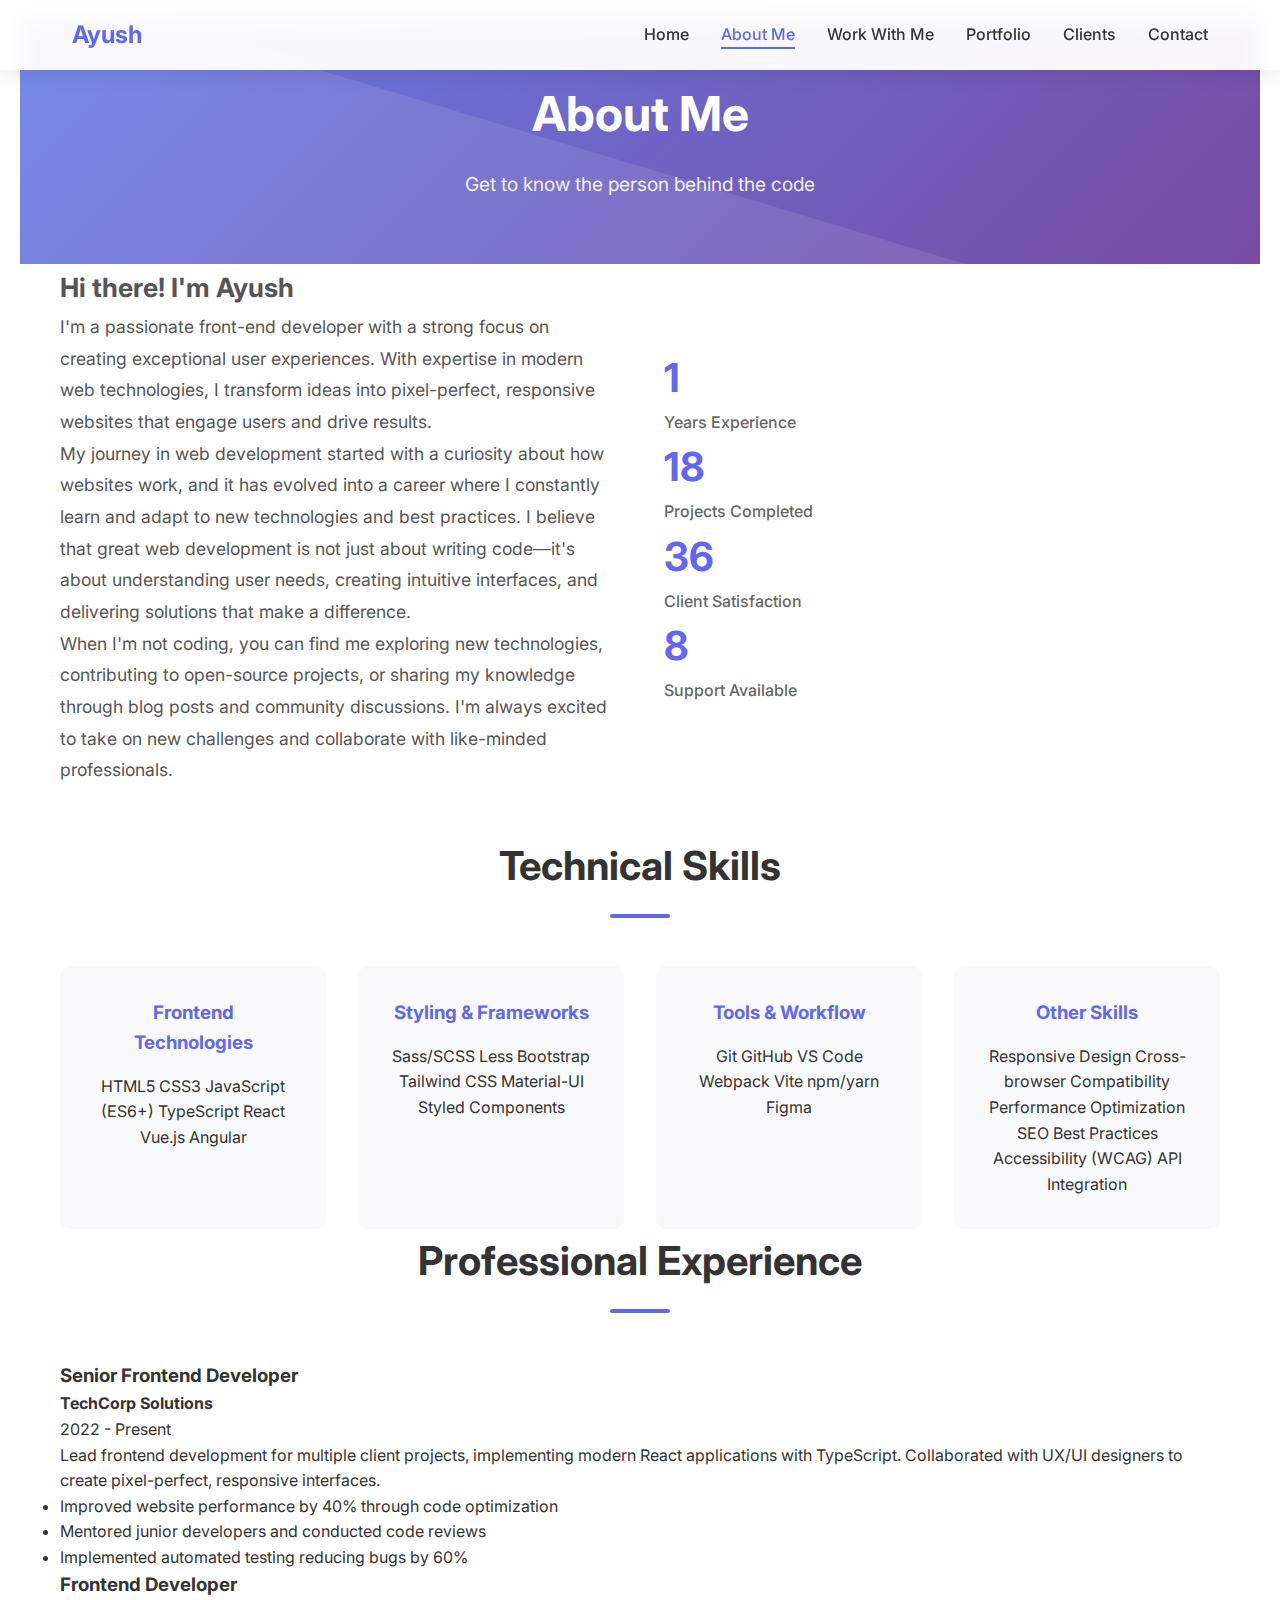
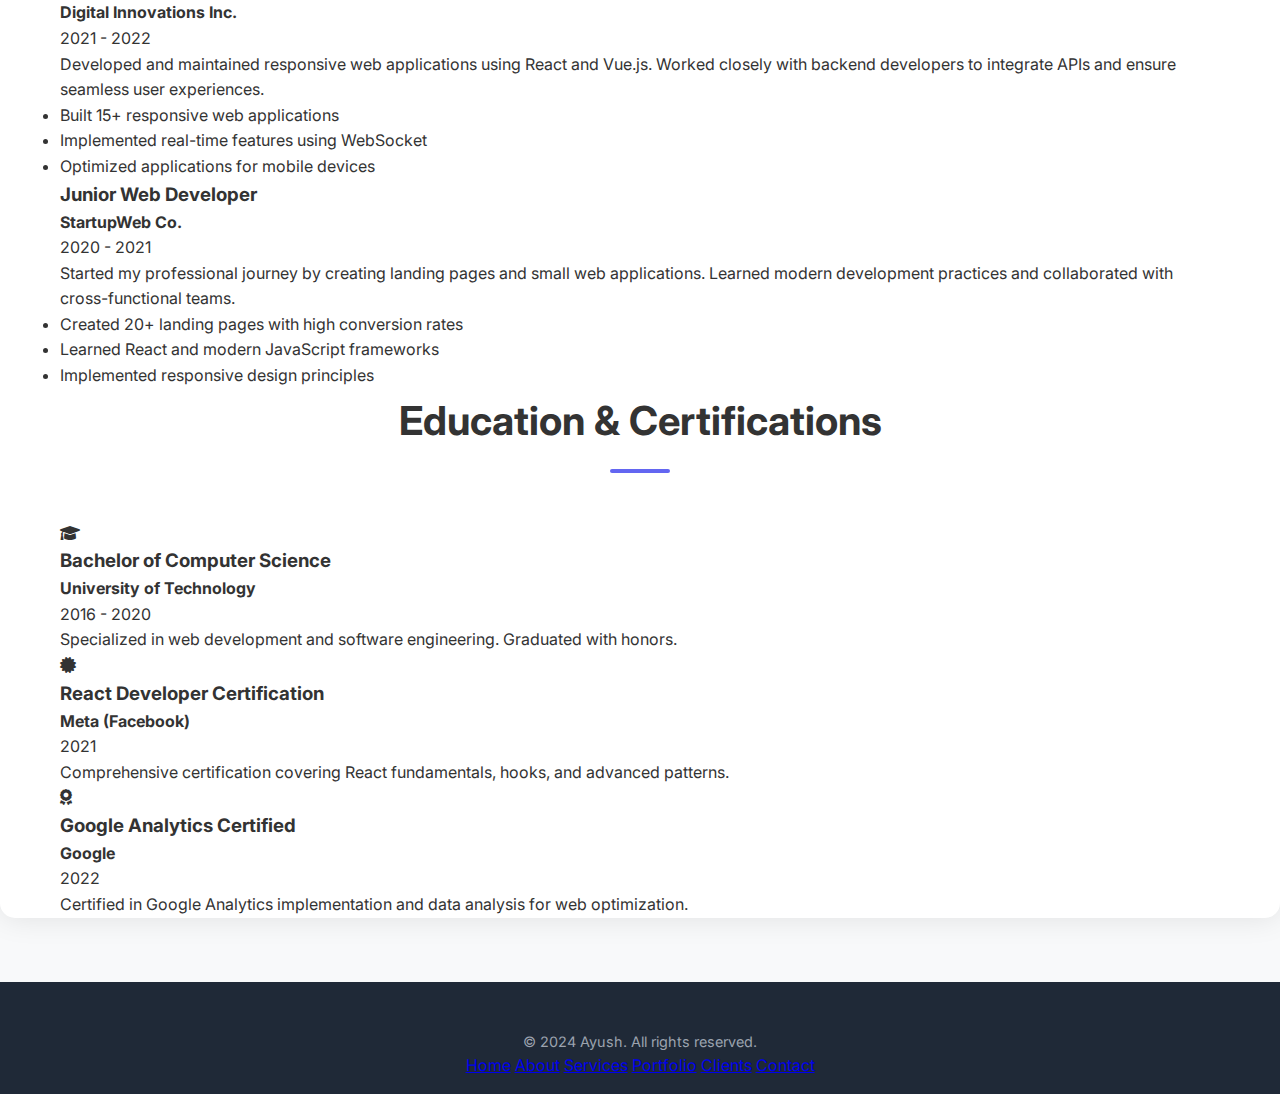
<file: about.html>
<!DOCTYPE html>
<html lang="en">
<head>
    <meta charset="UTF-8">
    <meta name="viewport" content="width=device-width, initial-scale=1.0">
    <title>About Me - Ayush - Front-End Developer</title>
    <link rel="stylesheet" href="styles.css">
    <link href="https://fonts.googleapis.com/css2?family=Inter:wght@300;400;500;600;700&display=swap" rel="stylesheet">
    <link rel="stylesheet" href="https://cdnjs.cloudflare.com/ajax/libs/font-awesome/6.0.0/css/all.min.css">
</head>
<body>
    <!-- Navigation -->
    <nav class="navbar">
        <div class="nav-container">
            <div class="nav-logo">
                <a href="index.html">Ayush</a>
            </div>
            <ul class="nav-menu">
                <li class="nav-item">
                    <a href="index.html" class="nav-link">Home</a>
                </li>
                <li class="nav-item">
                    <a href="about.html" class="nav-link active">About Me</a>
                </li>
                <li class="nav-item">
                    <a href="services.html" class="nav-link">Work With Me</a>
                </li>
                <li class="nav-item">
                    <a href="portfolio.html" class="nav-link">Portfolio</a>
                </li>
                <li class="nav-item">
                    <a href="clients.html" class="nav-link">Clients</a>
                </li>
                <li class="nav-item">
                    <a href="contact.html" class="nav-link">Contact</a>
                </li>
            </ul>
            <div class="nav-toggle">
                <span class="bar"></span>
                <span class="bar"></span>
                <span class="bar"></span>
            </div>
        </div>
    </nav>
             

    <!-- Site Container -->
    <div class="site-container">

    <!-- About Section -->
    <section class="page-header">
        <div class="container">
            <h1 class="page-title">About Me</h1>
            <p class="page-subtitle">Get to know the person behind the code</p>
        </div>
    </section>

    <!-- About Section -->
    <section class="about-detailed">
        <div class="container">
            <div class="about-content">
                <div class="about-text">
                    <h2>Hi there! I'm Ayush</h2>
                    <p>I'm a passionate front-end developer with a strong focus on creating exceptional user experiences. With expertise in modern web technologies, I transform ideas into pixel-perfect, responsive websites that engage users and drive results.</p>
                    <p>My journey in web development started with a curiosity about how websites work, and it has evolved into a career where I constantly learn and adapt to new technologies and best practices. I believe that great web development is not just about writing code—it's about understanding user needs, creating intuitive interfaces, and delivering solutions that make a difference.</p>
                    <p>When I'm not coding, you can find me exploring new technologies, contributing to open-source projects, or sharing my knowledge through blog posts and community discussions. I'm always excited to take on new challenges and collaborate with like-minded professionals.</p>
                </div>
                <div class="about-stats">
                    <div class="stat">
                        <div class="stat-number">3+</div>
                        <div class="stat-label">Years Experience</div>
                    </div>
                    <div class="stat">
                        <div class="stat-number">50+</div>
                        <div class="stat-label">Projects Completed</div>
                    </div>
                    <div class="stat">
                        <div class="stat-number">100%</div>
                        <div class="stat-label">Client Satisfaction</div>
                    </div>
                    <div class="stat">
                        <div class="stat-number">24/7</div>
                        <div class="stat-label">Support Available</div>
                    </div>
                </div>
            </div>
        </div>
    </section>

    <!-- Skills Section -->
    <section class="skills-section">
        <div class="container">
            <h2 class="section-title">Technical Skills</h2>
            <div class="skills-grid">
                <div class="skill-category">
                    <h3>Frontend Technologies</h3>
                    <div class="skill-tags">
                        <span class="skill-tag">HTML5</span>
                        <span class="skill-tag">CSS3</span>
                        <span class="skill-tag">JavaScript (ES6+)</span>
                        <span class="skill-tag">TypeScript</span>
                        <span class="skill-tag">React</span>
                        <span class="skill-tag">Vue.js</span>
                        <span class="skill-tag">Angular</span>
                    </div>
                </div>
                <div class="skill-category">
                    <h3>Styling & Frameworks</h3>
                    <div class="skill-tags">
                        <span class="skill-tag">Sass/SCSS</span>
                        <span class="skill-tag">Less</span>
                        <span class="skill-tag">Bootstrap</span>
                        <span class="skill-tag">Tailwind CSS</span>
                        <span class="skill-tag">Material-UI</span>
                        <span class="skill-tag">Styled Components</span>
                    </div>
                </div>
                <div class="skill-category">
                    <h3>Tools & Workflow</h3>
                    <div class="skill-tags">
                        <span class="skill-tag">Git</span>
                        <span class="skill-tag">GitHub</span>
                        <span class="skill-tag">VS Code</span>
                        <span class="skill-tag">Webpack</span>
                        <span class="skill-tag">Vite</span>
                        <span class="skill-tag">npm/yarn</span>
                        <span class="skill-tag">Figma</span>
                    </div>
                </div>
                <div class="skill-category">
                    <h3>Other Skills</h3>
                    <div class="skill-tags">
                        <span class="skill-tag">Responsive Design</span>
                        <span class="skill-tag">Cross-browser Compatibility</span>
                        <span class="skill-tag">Performance Optimization</span>
                        <span class="skill-tag">SEO Best Practices</span>
                        <span class="skill-tag">Accessibility (WCAG)</span>
                        <span class="skill-tag">API Integration</span>
                    </div>
                </div>
            </div>
        </div>
    </section>

    <!-- Experience Section -->
    <section class="experience-section">
        <div class="container">
            <h2 class="section-title">Professional Experience</h2>
            <div class="timeline">
                <div class="timeline-item">
                    <div class="timeline-marker"></div>
                    <div class="timeline-content">
                        <h3>Senior Frontend Developer</h3>
                        <h4>TechCorp Solutions</h4>
                        <p class="timeline-date">2022 - Present</p>
                        <p>Lead frontend development for multiple client projects, implementing modern React applications with TypeScript. Collaborated with UX/UI designers to create pixel-perfect, responsive interfaces.</p>
                        <ul>
                            <li>Improved website performance by 40% through code optimization</li>
                            <li>Mentored junior developers and conducted code reviews</li>
                            <li>Implemented automated testing reducing bugs by 60%</li>
                        </ul>
                    </div>
                </div>
                <div class="timeline-item">
                    <div class="timeline-marker"></div>
                    <div class="timeline-content">
                        <h3>Frontend Developer</h3>
                        <h4>Digital Innovations Inc.</h4>
                        <p class="timeline-date">2021 - 2022</p>
                        <p>Developed and maintained responsive web applications using React and Vue.js. Worked closely with backend developers to integrate APIs and ensure seamless user experiences.</p>
                        <ul>
                            <li>Built 15+ responsive web applications</li>
                            <li>Implemented real-time features using WebSocket</li>
                            <li>Optimized applications for mobile devices</li>
                        </ul>
                    </div>
                </div>
                <div class="timeline-item">
                    <div class="timeline-marker"></div>
                    <div class="timeline-content">
                        <h3>Junior Web Developer</h3>
                        <h4>StartupWeb Co.</h4>
                        <p class="timeline-date">2020 - 2021</p>
                        <p>Started my professional journey by creating landing pages and small web applications. Learned modern development practices and collaborated with cross-functional teams.</p>
                        <ul>
                            <li>Created 20+ landing pages with high conversion rates</li>
                            <li>Learned React and modern JavaScript frameworks</li>
                            <li>Implemented responsive design principles</li>
                        </ul>
                    </div>
                </div>
            </div>
        </div>
    </section>

    <!-- Education Section -->
    <section class="education-section">
        <div class="container">
            <h2 class="section-title">Education & Certifications</h2>
            <div class="education-grid">
                <div class="education-item">
                    <div class="education-icon">
                        <i class="fas fa-graduation-cap"></i>
                    </div>
                    <h3>Bachelor of Computer Science</h3>
                    <h4>University of Technology</h4>
                    <p class="education-date">2016 - 2020</p>
                    <p>Specialized in web development and software engineering. Graduated with honors.</p>
                </div>
                <div class="education-item">
                    <div class="education-icon">
                        <i class="fas fa-certificate"></i>
                    </div>
                    <h3>React Developer Certification</h3>
                    <h4>Meta (Facebook)</h4>
                    <p class="education-date">2021</p>
                    <p>Comprehensive certification covering React fundamentals, hooks, and advanced patterns.</p>
                </div>
                <div class="education-item">
                    <div class="education-icon">
                        <i class="fas fa-award"></i>
                    </div>
                    <h3>Google Analytics Certified</h3>
                    <h4>Google</h4>
                    <p class="education-date">2022</p>
                    <p>Certified in Google Analytics implementation and data analysis for web optimization.</p>
                </div>
            </div>
        </div>
    </section>

    </div> <!-- End Site Container -->

    <!-- Footer -->
    <footer class="footer">
        <div class="container">
            <div class="footer-content">
                <div class="footer-text">
                    <p>&copy; 2024 Ayush. All rights reserved.</p>
                </div>
                <div class="footer-links">
                    <a href="index.html">Home</a>
                    <a href="about.html">About</a>
                    <a href="services.html">Services</a>
                    <a href="portfolio.html">Portfolio</a>
                    <a href="clients.html">Clients</a>
                    <a href="contact.html">Contact</a>
                </div>
            </div>
        </div>
    </footer>

    <script src="script.js"></script>
</body>
</html>
</file>
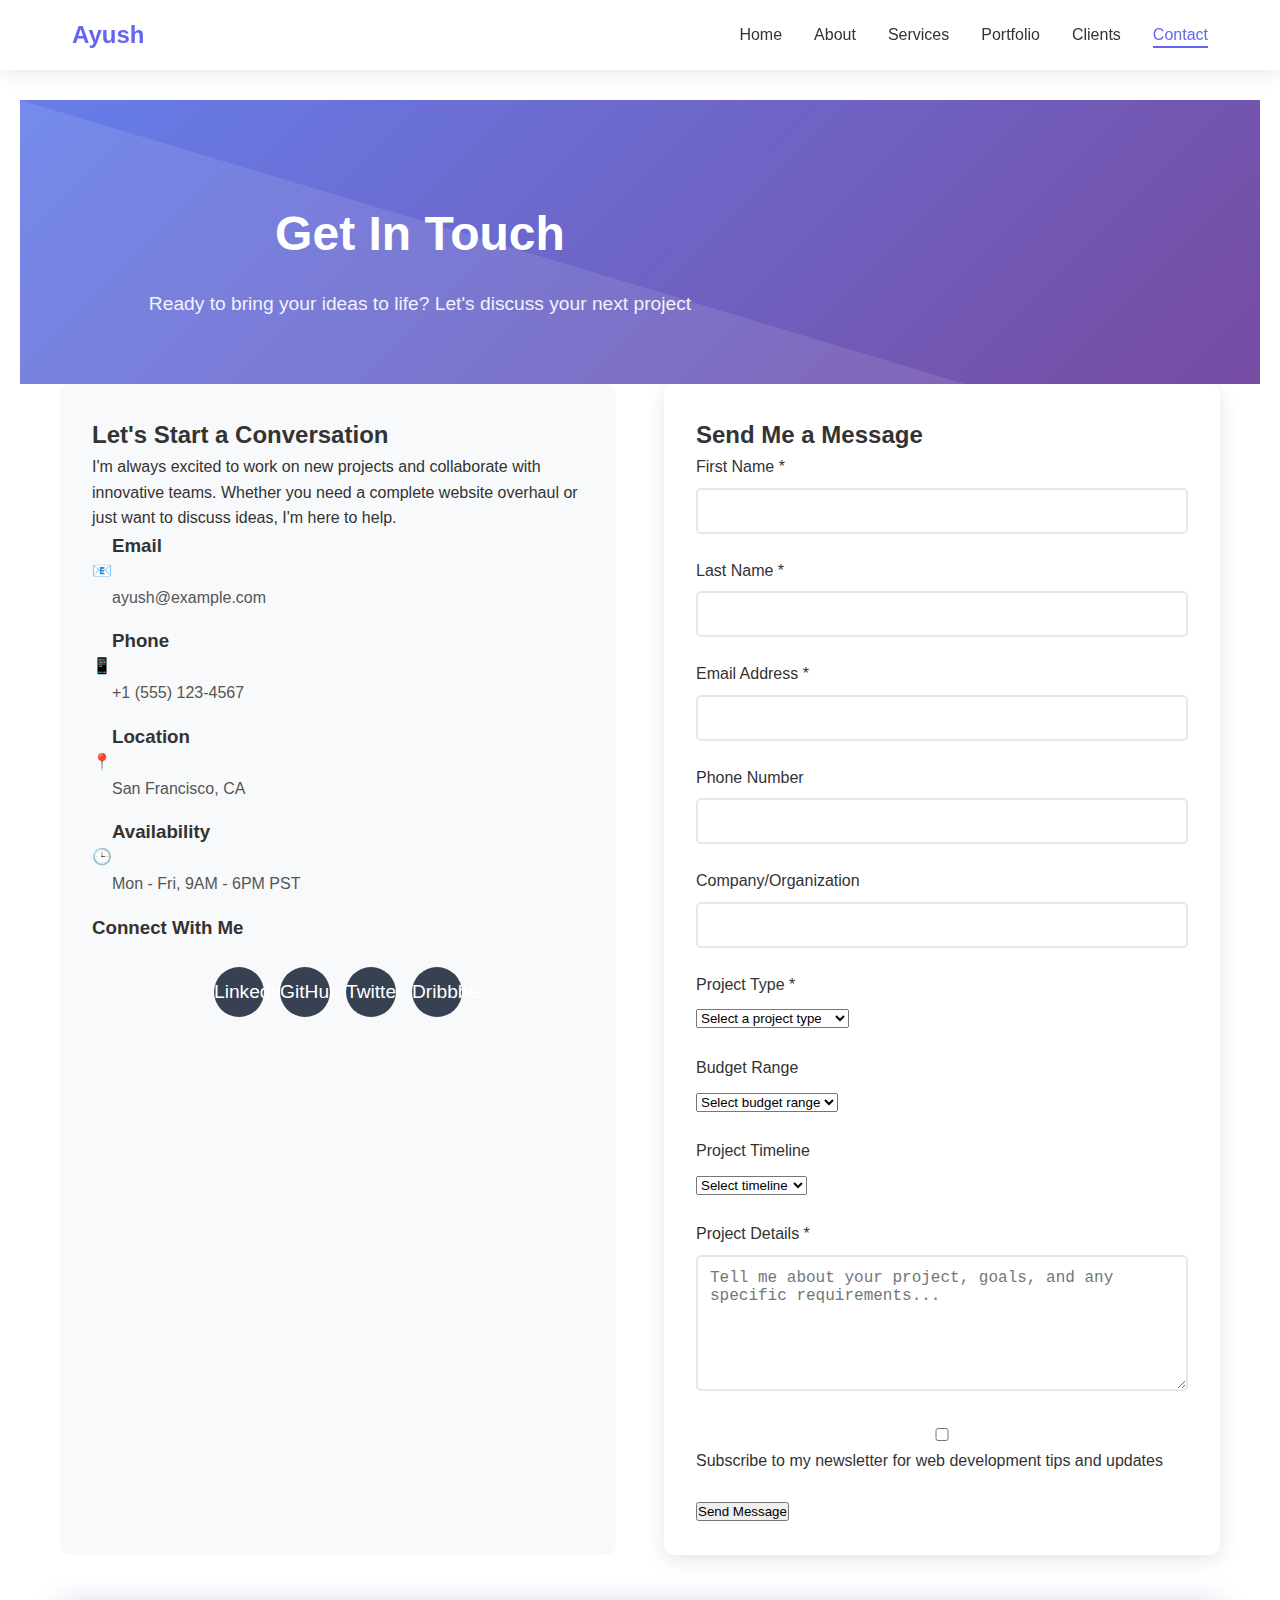
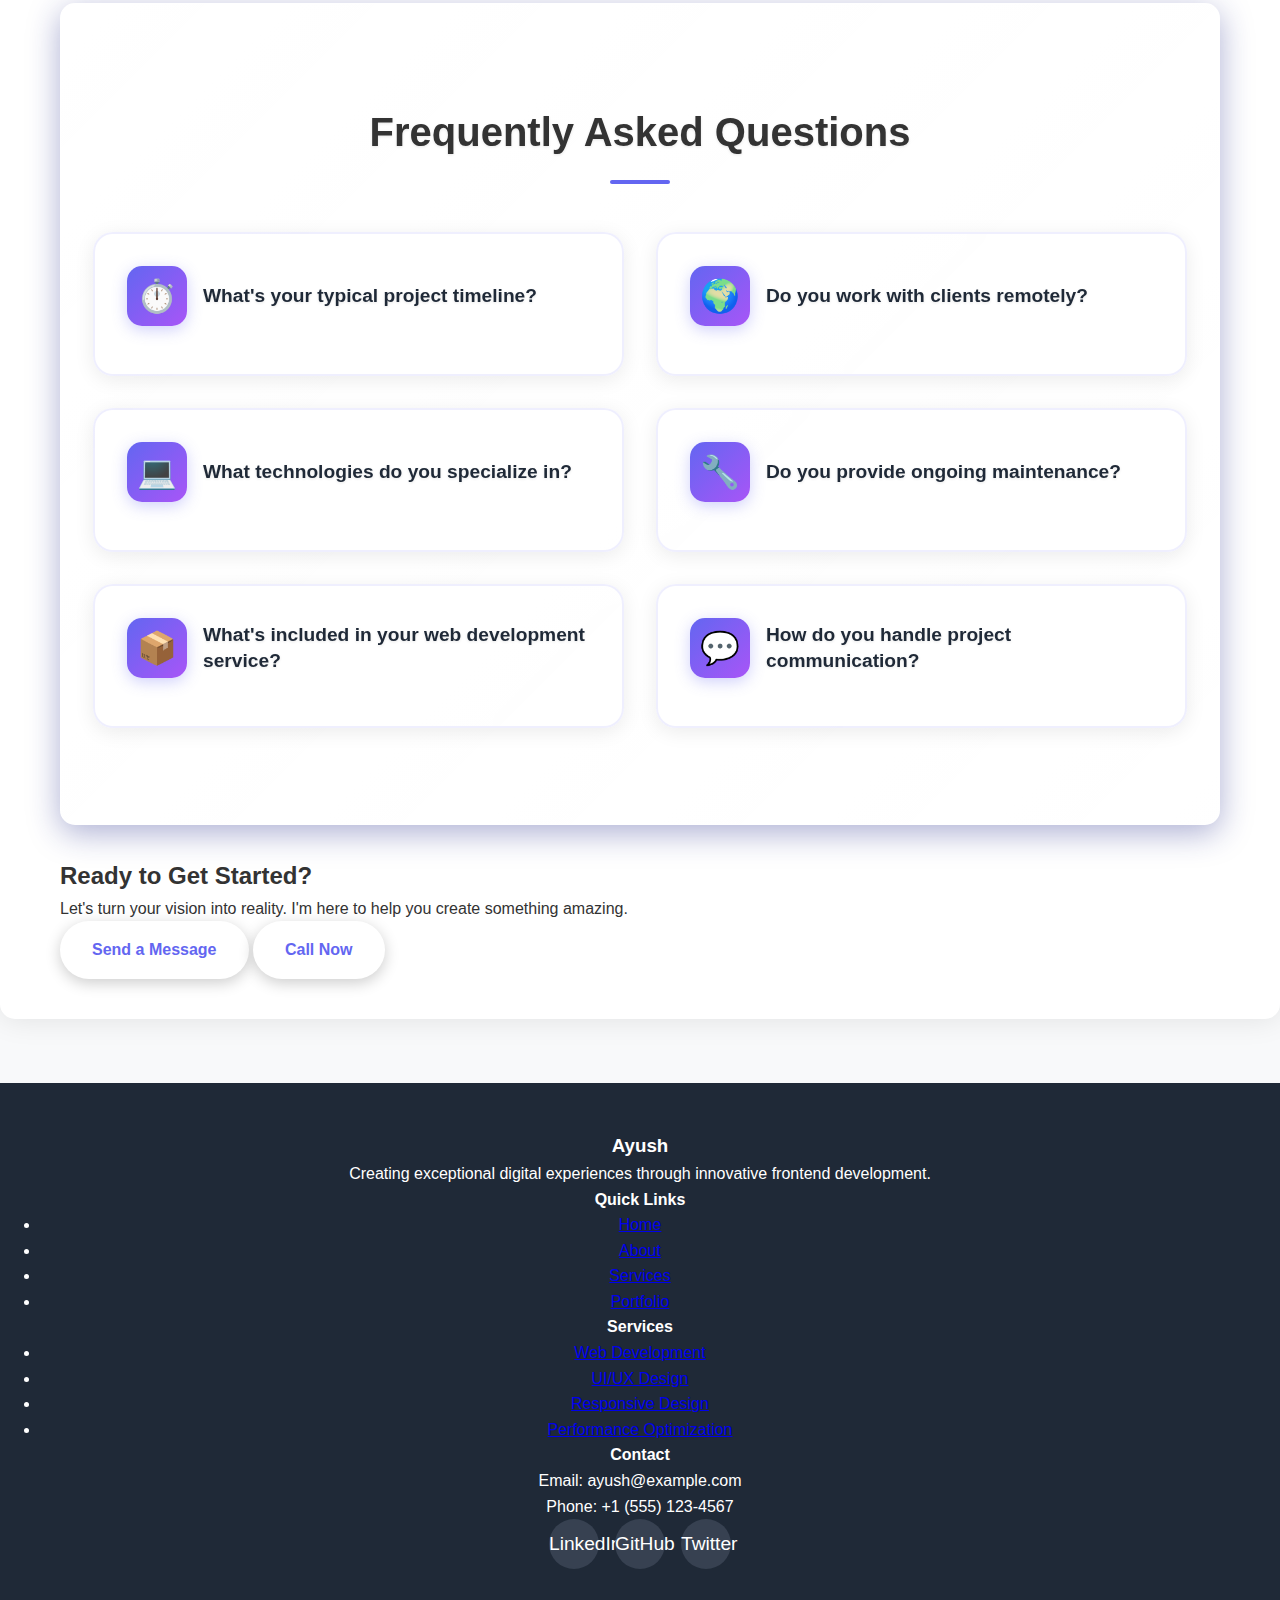
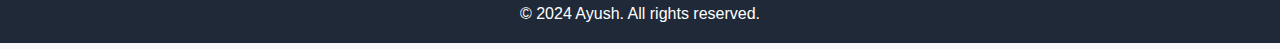
<file: contact.html>
<!DOCTYPE html>
<html lang="en">
<head>
    <meta charset="UTF-8">
    <meta name="viewport" content="width=device-width, initial-scale=1.0">
    <title>Contact - Ayush's Portfolio</title>
    <meta name="description" content="Get in touch with Ayush for web development projects, consultations, and collaborations">
    <link rel="stylesheet" href="styles.css">
</head>
<body>
    <!-- Navigation -->
    <nav class="navbar">
        <div class="nav-container">
            <div class="nav-logo">
                <a href="index.html">Ayush</a>
            </div>
            <ul class="nav-menu">
                <li class="nav-item">
                    <a href="index.html" class="nav-link">Home</a>
                </li>
                <li class="nav-item">
                    <a href="about.html" class="nav-link">About</a>
                </li>
                <li class="nav-item">
                    <a href="services.html" class="nav-link">Services</a>
                </li>
                <li class="nav-item">
                    <a href="portfolio.html" class="nav-link">Portfolio</a>
                </li>
                <li class="nav-item">
                    <a href="clients.html" class="nav-link">Clients</a>
                </li>
                <li class="nav-item">
                    <a href="contact.html" class="nav-link active">Contact</a>
                </li>
            </ul>
            <div class="nav-toggle">
                <span class="bar"></span>
                <span class="bar"></span>
                <span class="bar"></span>
            </div>
        </div>
    </nav>

    <!-- Site Container -->
    <div class="site-container">
    <main>
        <!-- Hero Section -->
        <section class="hero-section secondary-hero">
            <div class="container">
                <div class="hero-content">
                    <h1>Get In Touch</h1>
                    <p>Ready to bring your ideas to life? Let's discuss your next project</p>
                </div>
            </div>
        </section>

        <!-- Contact Section -->
        <section class="contact-section">
            <div class="container">
                <div class="contact-content">
                    <div class="contact-info">
                        <h2>Let's Start a Conversation</h2>
                        <p>I'm always excited to work on new projects and collaborate with innovative teams. Whether you need a complete website overhaul or just want to discuss ideas, I'm here to help.</p>
                        
                        <div class="contact-details">
                            <div class="contact-item">
                                <div class="contact-icon">📧</div>
                                <div class="contact-text">
                                    <h3>Email</h3>
                                    <p>ayush@example.com</p>
                                </div>
                            </div>
                            
                            <div class="contact-item">
                                <div class="contact-icon">📱</div>
                                <div class="contact-text">
                                    <h3>Phone</h3>
                                    <p>+1 (555) 123-4567</p>
                                </div>
                            </div>
                            
                            <div class="contact-item">
                                <div class="contact-icon">📍</div>
                                <div class="contact-text">
                                    <h3>Location</h3>
                                    <p>San Francisco, CA</p>
                                </div>
                            </div>
                            
                            <div class="contact-item">
                                <div class="contact-icon">🕒</div>
                                <div class="contact-text">
                                    <h3>Availability</h3>
                                    <p>Mon - Fri, 9AM - 6PM PST</p>
                                </div>
                            </div>
                        </div>

                        <div class="social-links-section">
                            <h3>Connect With Me</h3>
                            <div class="social-links">
                                <a href="#" class="social-link" aria-label="LinkedIn">
                                    <span>LinkedIn</span>
                                </a>
                                <a href="#" class="social-link" aria-label="GitHub">
                                    <span>GitHub</span>
                                </a>
                                <a href="#" class="social-link" aria-label="Twitter">
                                    <span>Twitter</span>
                                </a>
                                <a href="#" class="social-link" aria-label="Dribbble">
                                    <span>Dribbble</span>
                                </a>
                            </div>
                        </div>
                    </div>

                    <div class="contact-form-container">
                        <form class="contact-form" id="contactForm">
                            <h2>Send Me a Message</h2>
                            
                            <div class="form-row">
                                <div class="form-group">
                                    <label for="firstName">First Name *</label>
                                    <input type="text" id="firstName" name="firstName" required>
                                </div>
                                <div class="form-group">
                                    <label for="lastName">Last Name *</label>
                                    <input type="text" id="lastName" name="lastName" required>
                                </div>
                            </div>
                            
                            <div class="form-row">
                                <div class="form-group">
                                    <label for="email">Email Address *</label>
                                    <input type="email" id="email" name="email" required>
                                </div>
                                <div class="form-group">
                                    <label for="phone">Phone Number</label>
                                    <input type="tel" id="phone" name="phone">
                                </div>
                            </div>
                            
                            <div class="form-group">
                                <label for="company">Company/Organization</label>
                                <input type="text" id="company" name="company">
                            </div>
                            
                            <div class="form-group">
                                <label for="projectType">Project Type *</label>
                                <select id="projectType" name="projectType" required>
                                    <option value="">Select a project type</option>
                                    <option value="website-development">Website Development</option>
                                    <option value="ui-ux-design">UI/UX Design</option>
                                    <option value="e-commerce">E-commerce Platform</option>
                                    <option value="web-application">Web Application</option>
                                    <option value="consultation">Consultation</option>
                                    <option value="maintenance">Website Maintenance</option>
                                    <option value="other">Other</option>
                                </select>
                            </div>
                            
                            <div class="form-group">
                                <label for="budget">Budget Range</label>
                                <select id="budget" name="budget">
                                    <option value="">Select budget range</option>
                                    <option value="under-5k">Under $5,000</option>
                                    <option value="5k-10k">$5,000 - $10,000</option>
                                    <option value="10k-25k">$10,000 - $25,000</option>
                                    <option value="25k-50k">$25,000 - $50,000</option>
                                    <option value="50k-plus">$50,000+</option>
                                    <option value="discuss">Let's Discuss</option>
                                </select>
                            </div>
                            
                            <div class="form-group">
                                <label for="timeline">Project Timeline</label>
                                <select id="timeline" name="timeline">
                                    <option value="">Select timeline</option>
                                    <option value="asap">ASAP</option>
                                    <option value="1-month">Within 1 Month</option>
                                    <option value="2-3-months">2-3 Months</option>
                                    <option value="3-6-months">3-6 Months</option>
                                    <option value="6-months-plus">6+ Months</option>
                                    <option value="flexible">Flexible</option>
                                </select>
                            </div>
                            
                            <div class="form-group">
                                <label for="message">Project Details *</label>
                                <textarea id="message" name="message" rows="6" placeholder="Tell me about your project, goals, and any specific requirements..." required></textarea>
                            </div>
                            
                            <div class="form-group checkbox-group">
                                <label class="checkbox-label">
                                    <input type="checkbox" id="newsletter" name="newsletter">
                                    <span class="checkmark"></span>
                                    Subscribe to my newsletter for web development tips and updates
                                </label>
                            </div>
                            
                            <button type="submit" class="submit-button">
                                <span>Send Message</span>
                                <div class="loading-spinner" style="display: none;"></div>
                            </button>
                            
                            <div class="form-message" id="formMessage"></div>
                        </form>
                    </div>
                </div>
            </div>
        </section>

        <!-- FAQ Section -->
        <div class="glass-tile">
            <section class="faq-section">
                <div class="container">
                    <h2 class="section-title">Frequently Asked Questions</h2>
                    <div class="faq-grid">
                        <div class="faq-tile">
                            <div class="faq-question">
                                <div class="faq-icon">⏱️</div>
                                <h3>What's your typical project timeline?</h3>
                            </div>
                            <div class="faq-answer">
                                <p>Project timelines vary based on complexity, but most websites take 4-8 weeks from start to finish. I'll provide a detailed timeline during our initial consultation.</p>
                            </div>
                        </div>
                        
                        <div class="faq-tile">
                            <div class="faq-question">
                                <div class="faq-icon">🌍</div>
                                <h3>Do you work with clients remotely?</h3>
                            </div>
                            <div class="faq-answer">
                                <p>Absolutely! I work with clients worldwide through video calls, project management tools, and regular communication to ensure seamless collaboration.</p>
                            </div>
                        </div>
                        
                        <div class="faq-tile">
                            <div class="faq-question">
                                <div class="faq-icon">💻</div>
                                <h3>What technologies do you specialize in?</h3>
                            </div>
                            <div class="faq-answer">
                                <p>I specialize in modern frontend technologies including React, Vue.js, HTML5, CSS3, JavaScript, and various design tools for creating responsive, performant websites.</p>
                            </div>
                        </div>
                        
                        <div class="faq-tile">
                            <div class="faq-question">
                                <div class="faq-icon">🔧</div>
                                <h3>Do you provide ongoing maintenance?</h3>
                            </div>
                            <div class="faq-answer">
                                <p>Yes, I offer ongoing maintenance packages to keep your website updated, secure, and performing optimally. We can discuss options that fit your needs.</p>
                            </div>
                        </div>
                        
                        <div class="faq-tile">
                            <div class="faq-question">
                                <div class="faq-icon">📦</div>
                                <h3>What's included in your web development service?</h3>
                            </div>
                            <div class="faq-answer">
                                <p>My services include design consultation, responsive development, testing, deployment, and basic SEO optimization. Additional services can be discussed based on your needs.</p>
                            </div>
                        </div>
                        
                        <div class="faq-tile">
                            <div class="faq-question">
                                <div class="faq-icon">💬</div>
                                <h3>How do you handle project communication?</h3>
                            </div>
                            <div class="faq-answer">
                                <p>I maintain regular communication through your preferred channels (email, Slack, etc.) with weekly progress updates and am always available for questions or feedback.</p>
                            </div>
                        </div>
                    </div>
                </div>
            </section>
        </div>

        <!-- Call to Action -->
        <section class="cta-section">
            <div class="container">
                <div class="cta-content">
                    <h2>Ready to Get Started?</h2>
                    <p>Let's turn your vision into reality. I'm here to help you create something amazing.</p>
                    <div class="cta-buttons">
                        <a href="#contactForm" class="cta-button primary">Send a Message</a>
                        <a href="tel:+15551234567" class="cta-button secondary">Call Now</a>
                    </div>
                </div>
            </div>
        </section>
    </main>
    
    </div> <!-- End Site Container -->

    <footer>
        <div class="container">
            <div class="footer-content">
                <div class="footer-section">
                    <h3>Ayush</h3>
                    <p>Creating exceptional digital experiences through innovative frontend development.</p>
                </div>
                <div class="footer-section">
                    <h4>Quick Links</h4>
                    <ul>
                        <li><a href="index.html">Home</a></li>
                        <li><a href="about.html">About</a></li>
                        <li><a href="services.html">Services</a></li>
                        <li><a href="portfolio.html">Portfolio</a></li>
                    </ul>
                </div>
                <div class="footer-section">
                    <h4>Services</h4>
                    <ul>
                        <li><a href="services.html">Web Development</a></li>
                        <li><a href="services.html">UI/UX Design</a></li>
                        <li><a href="services.html">Responsive Design</a></li>
                        <li><a href="services.html">Performance Optimization</a></li>
                    </ul>
                </div>
                <div class="footer-section">
                    <h4>Contact</h4>
                    <p>Email: ayush@example.com</p>
                    <p>Phone: +1 (555) 123-4567</p>
                    <div class="social-links">
                        <a href="#" aria-label="LinkedIn">LinkedIn</a>
                        <a href="#" aria-label="GitHub">GitHub</a>
                        <a href="#" aria-label="Twitter">Twitter</a>
                    </div>
                </div>
            </div>
            <div class="footer-bottom">
                <p>&copy; 2024 Ayush. All rights reserved.</p>
            </div>
        </div>
    </footer>

    <script src="script.js"></script>
</body>
</html>
</file>
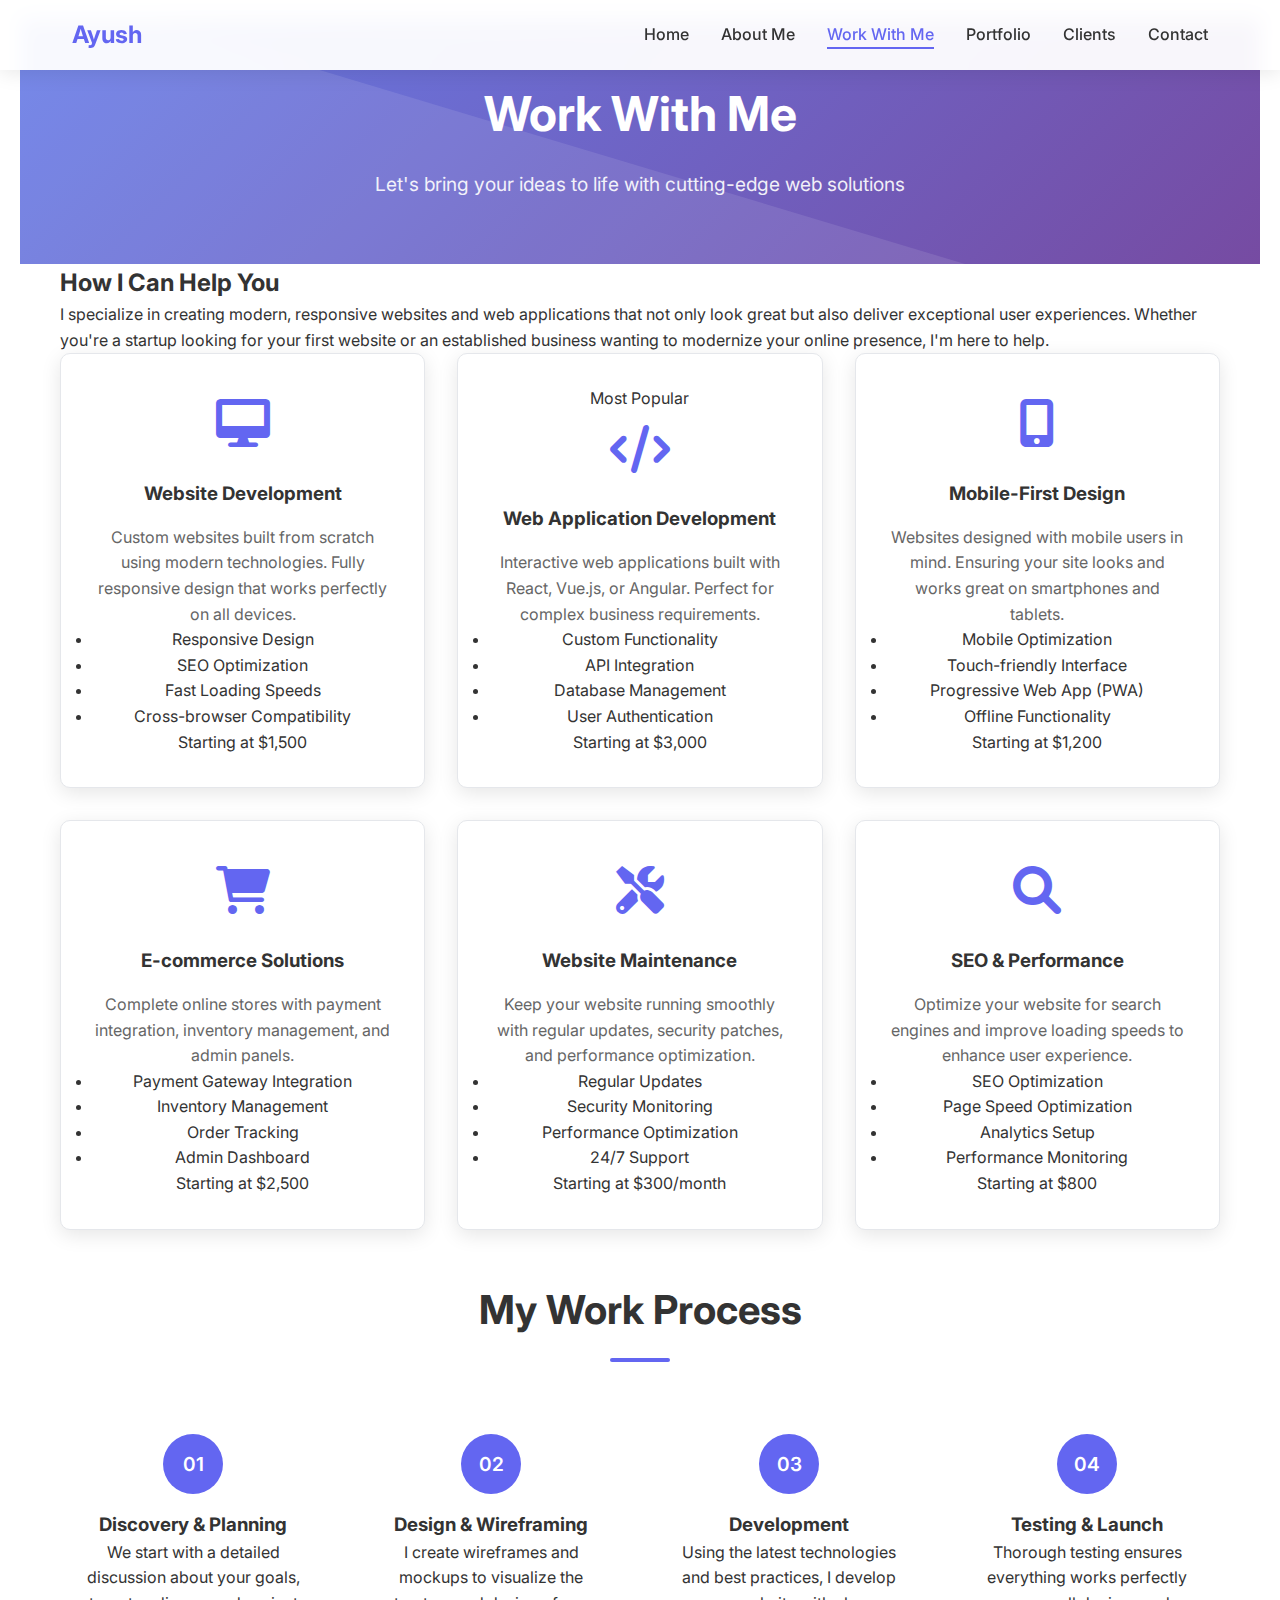
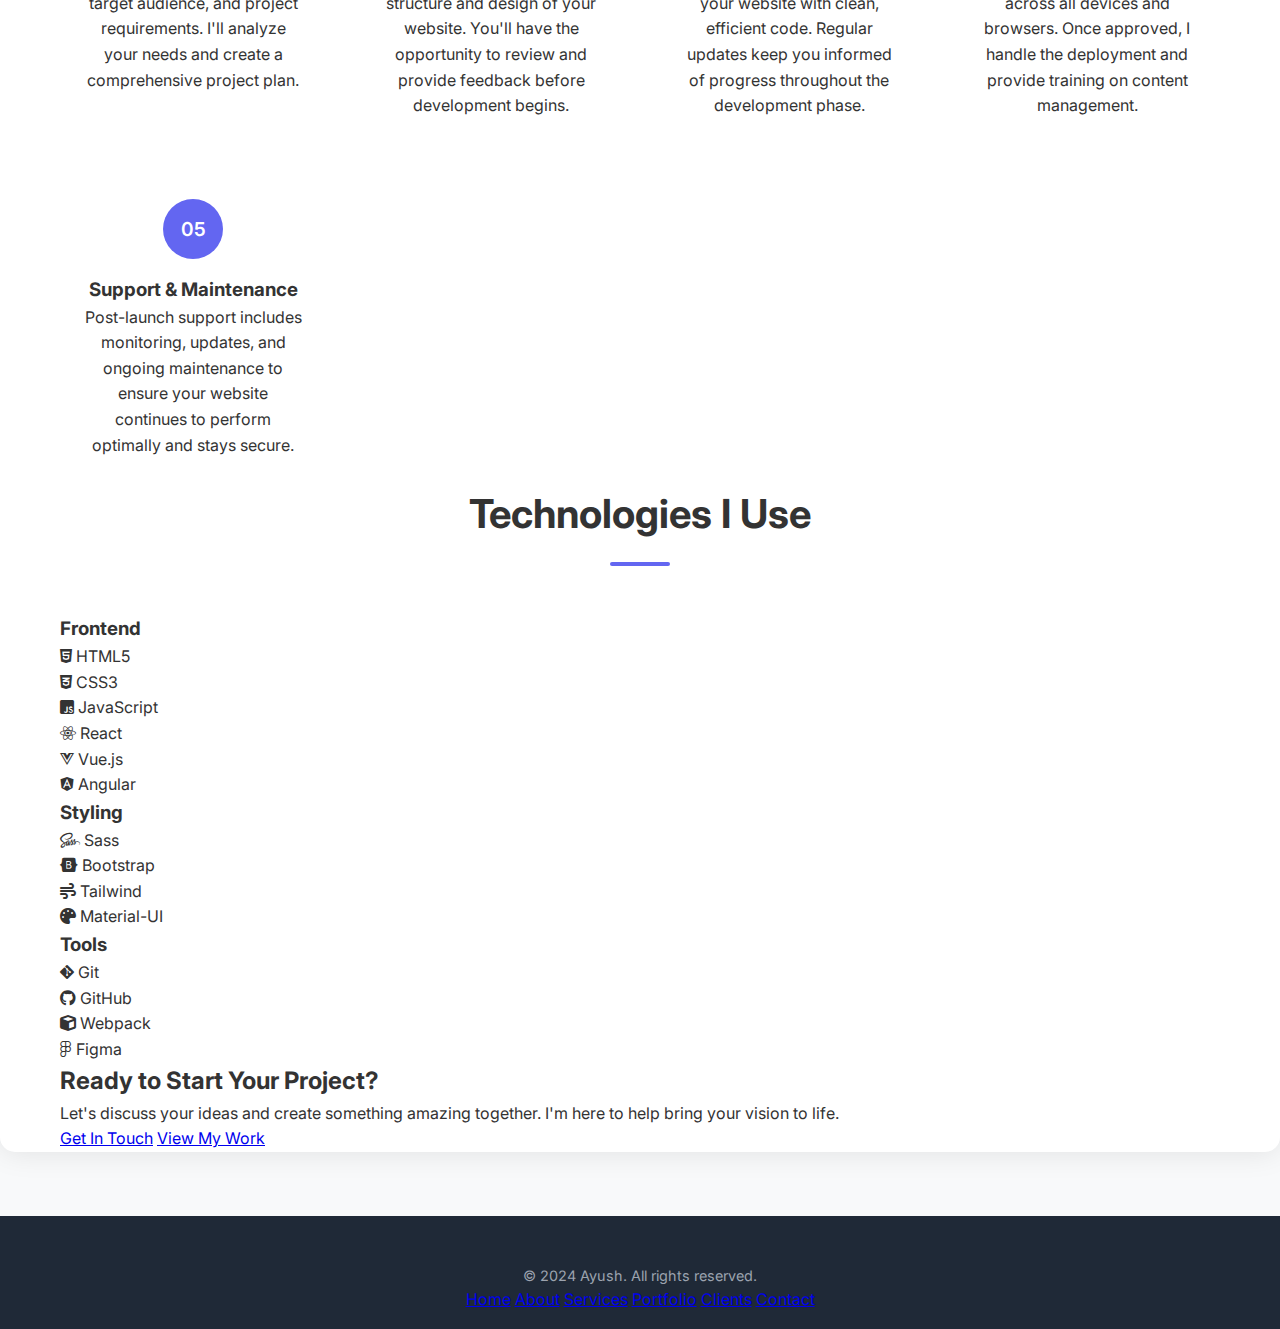
<file: services.html>
<!DOCTYPE html>
<html lang="en">
<head>
    <meta charset="UTF-8">
    <meta name="viewport" content="width=device-width, initial-scale=1.0">
    <title>Work With Me - Ayush - Front-End Developer</title>
    <link rel="stylesheet" href="styles.css">
    <link href="https://fonts.googleapis.com/css2?family=Inter:wght@300;400;500;600;700&display=swap" rel="stylesheet">
    <link rel="stylesheet" href="https://cdnjs.cloudflare.com/ajax/libs/font-awesome/6.0.0/css/all.min.css">
</head>
<body>
    <!-- Navigation -->
    <nav class="navbar">
        <div class="nav-container">
            <div class="nav-logo">
                <a href="index.html">Ayush</a>
            </div>
            <ul class="nav-menu">
                <li class="nav-item">
                    <a href="index.html" class="nav-link">Home</a>
                </li>
                <li class="nav-item">
                    <a href="about.html" class="nav-link">About Me</a>
                </li>
                <li class="nav-item">
                    <a href="services.html" class="nav-link active">Work With Me</a>
                </li>
                <li class="nav-item">
                    <a href="portfolio.html" class="nav-link">Portfolio</a>
                </li>
                <li class="nav-item">
                    <a href="clients.html" class="nav-link">Clients</a>
                </li>
                <li class="nav-item">
                    <a href="contact.html" class="nav-link">Contact</a>
                </li>
            </ul>
            <div class="nav-toggle">
                <span class="bar"></span>
                <span class="bar"></span>
                <span class="bar"></span>
            </div>
        </div>
    </nav>

    <!-- Site Container -->
    <div class="site-container">

    <!-- Services Section -->
    <section class="page-header">
        <div class="container">
            <h1 class="page-title">Work With Me</h1>
            <p class="page-subtitle">Let's bring your ideas to life with cutting-edge web solutions</p>
        </div>
    </section>

    <!-- Services Overview -->
    <section class="services-overview">
        <div class="container">
            <div class="services-intro">
                <h2>How I Can Help You</h2>
                <p>I specialize in creating modern, responsive websites and web applications that not only look great but also deliver exceptional user experiences. Whether you're a startup looking for your first website or an established business wanting to modernize your online presence, I'm here to help.</p>
            </div>
        </div>
    </section>

    <!-- Services Grid -->
    <section class="services-detailed">
        <div class="container">
            <div class="services-grid">
                <div class="service-card">
                    <div class="service-icon">
                        <i class="fas fa-desktop"></i>
                    </div>
                    <h3>Website Development</h3>
                    <p>Custom websites built from scratch using modern technologies. Fully responsive design that works perfectly on all devices.</p>
                    <ul class="service-features">
                        <li>Responsive Design</li>
                        <li>SEO Optimization</li>
                        <li>Fast Loading Speeds</li>
                        <li>Cross-browser Compatibility</li>
                    </ul>
                    <div class="service-price">Starting at $1,500</div>
                </div>

                <div class="service-card featured">
                    <div class="service-badge">Most Popular</div>
                    <div class="service-icon">
                        <i class="fas fa-code"></i>
                    </div>
                    <h3>Web Application Development</h3>
                    <p>Interactive web applications built with React, Vue.js, or Angular. Perfect for complex business requirements.</p>
                    <ul class="service-features">
                        <li>Custom Functionality</li>
                        <li>API Integration</li>
                        <li>Database Management</li>
                        <li>User Authentication</li>
                    </ul>
                    <div class="service-price">Starting at $3,000</div>
                </div>

                <div class="service-card">
                    <div class="service-icon">
                        <i class="fas fa-mobile-alt"></i>
                    </div>
                    <h3>Mobile-First Design</h3>
                    <p>Websites designed with mobile users in mind. Ensuring your site looks and works great on smartphones and tablets.</p>
                    <ul class="service-features">
                        <li>Mobile Optimization</li>
                        <li>Touch-friendly Interface</li>
                        <li>Progressive Web App (PWA)</li>
                        <li>Offline Functionality</li>
                    </ul>
                    <div class="service-price">Starting at $1,200</div>
                </div>

                <div class="service-card">
                    <div class="service-icon">
                        <i class="fas fa-shopping-cart"></i>
                    </div>
                    <h3>E-commerce Solutions</h3>
                    <p>Complete online stores with payment integration, inventory management, and admin panels.</p>
                    <ul class="service-features">
                        <li>Payment Gateway Integration</li>
                        <li>Inventory Management</li>
                        <li>Order Tracking</li>
                        <li>Admin Dashboard</li>
                    </ul>
                    <div class="service-price">Starting at $2,500</div>
                </div>

                <div class="service-card">
                    <div class="service-icon">
                        <i class="fas fa-tools"></i>
                    </div>
                    <h3>Website Maintenance</h3>
                    <p>Keep your website running smoothly with regular updates, security patches, and performance optimization.</p>
                    <ul class="service-features">
                        <li>Regular Updates</li>
                        <li>Security Monitoring</li>
                        <li>Performance Optimization</li>
                        <li>24/7 Support</li>
                    </ul>
                    <div class="service-price">Starting at $300/month</div>
                </div>

                <div class="service-card">
                    <div class="service-icon">
                        <i class="fas fa-search"></i>
                    </div>
                    <h3>SEO & Performance</h3>
                    <p>Optimize your website for search engines and improve loading speeds to enhance user experience.</p>
                    <ul class="service-features">
                        <li>SEO Optimization</li>
                        <li>Page Speed Optimization</li>
                        <li>Analytics Setup</li>
                        <li>Performance Monitoring</li>
                    </ul>
                    <div class="service-price">Starting at $800</div>
                </div>
            </div>
        </div>
    </section>

    <!-- Work Process -->
    <section class="work-process">
        <div class="container">
            <h2 class="section-title">My Work Process</h2>
            <div class="process-steps">
                <div class="process-step">
                    <div class="step-number">01</div>
                    <div class="step-content">
                        <h3>Discovery & Planning</h3>
                        <p>We start with a detailed discussion about your goals, target audience, and project requirements. I'll analyze your needs and create a comprehensive project plan.</p>
                    </div>
                </div>
                <div class="process-step">
                    <div class="step-number">02</div>
                    <div class="step-content">
                        <h3>Design & Wireframing</h3>
                        <p>I create wireframes and mockups to visualize the structure and design of your website. You'll have the opportunity to review and provide feedback before development begins.</p>
                    </div>
                </div>
                <div class="process-step">
                    <div class="step-number">03</div>
                    <div class="step-content">
                        <h3>Development</h3>
                        <p>Using the latest technologies and best practices, I develop your website with clean, efficient code. Regular updates keep you informed of progress throughout the development phase.</p>
                    </div>
                </div>
                <div class="process-step">
                    <div class="step-number">04</div>
                    <div class="step-content">
                        <h3>Testing & Launch</h3>
                        <p>Thorough testing ensures everything works perfectly across all devices and browsers. Once approved, I handle the deployment and provide training on content management.</p>
                    </div>
                </div>
                <div class="process-step">
                    <div class="step-number">05</div>
                    <div class="step-content">
                        <h3>Support & Maintenance</h3>
                        <p>Post-launch support includes monitoring, updates, and ongoing maintenance to ensure your website continues to perform optimally and stays secure.</p>
                    </div>
                </div>
            </div>
        </div>
    </section>

    <!-- Technologies -->
    <section class="technologies-section">
        <div class="container">
            <h2 class="section-title">Technologies I Use</h2>
            <div class="tech-grid">
                <div class="tech-category">
                    <h3>Frontend</h3>
                    <div class="tech-items">
                        <div class="tech-item">
                            <i class="fab fa-html5"></i>
                            <span>HTML5</span>
                        </div>
                        <div class="tech-item">
                            <i class="fab fa-css3-alt"></i>
                            <span>CSS3</span>
                        </div>
                        <div class="tech-item">
                            <i class="fab fa-js-square"></i>
                            <span>JavaScript</span>
                        </div>
                        <div class="tech-item">
                            <i class="fab fa-react"></i>
                            <span>React</span>
                        </div>
                        <div class="tech-item">
                            <i class="fab fa-vuejs"></i>
                            <span>Vue.js</span>
                        </div>
                        <div class="tech-item">
                            <i class="fab fa-angular"></i>
                            <span>Angular</span>
                        </div>
                    </div>
                </div>
                <div class="tech-category">
                    <h3>Styling</h3>
                    <div class="tech-items">
                        <div class="tech-item">
                            <i class="fab fa-sass"></i>
                            <span>Sass</span>
                        </div>
                        <div class="tech-item">
                            <i class="fab fa-bootstrap"></i>
                            <span>Bootstrap</span>
                        </div>
                        <div class="tech-item">
                            <i class="fas fa-wind"></i>
                            <span>Tailwind</span>
                        </div>
                        <div class="tech-item">
                            <i class="fas fa-palette"></i>
                            <span>Material-UI</span>
                        </div>
                    </div>
                </div>
                <div class="tech-category">
                    <h3>Tools</h3>
                    <div class="tech-items">
                        <div class="tech-item">
                            <i class="fab fa-git-alt"></i>
                            <span>Git</span>
                        </div>
                        <div class="tech-item">
                            <i class="fab fa-github"></i>
                            <span>GitHub</span>
                        </div>
                        <div class="tech-item">
                            <i class="fas fa-cube"></i>
                            <span>Webpack</span>
                        </div>
                        <div class="tech-item">
                            <i class="fab fa-figma"></i>
                            <span>Figma</span>
                        </div>
                    </div>
                </div>
            </div>
        </div>
    </section>

    <!-- CTA Section -->
    <section class="cta-section">
        <div class="container">
            <div class="cta-content">
                <h2>Ready to Start Your Project?</h2>
                <p>Let's discuss your ideas and create something amazing together. I'm here to help bring your vision to life.</p>
                <div class="cta-buttons">
                    <a href="contact.html" class="btn btn-primary">Get In Touch</a>
                    <a href="portfolio.html" class="btn btn-secondary">View My Work</a>
                </div>
            </div>
        </div>
    </section>

    </div> <!-- End Site Container -->

    <!-- Footer -->
    <footer class="footer">
        <div class="container">
            <div class="footer-content">
                <div class="footer-text">
                    <p>&copy; 2024 Ayush. All rights reserved.</p>
                </div>
                <div class="footer-links">
                    <a href="index.html">Home</a>
                    <a href="about.html">About</a>
                    <a href="services.html">Services</a>
                    <a href="portfolio.html">Portfolio</a>
                    <a href="clients.html">Clients</a>
                    <a href="contact.html">Contact</a>
                </div>
            </div>
        </div>
    </footer>

    <script src="script.js"></script>
</body>
</html>
</file>
<file: styles.css>
/* Reset and Base Styles */
* {
    margin: 0;
    padding: 0;
    box-sizing: border-box;
}

body {
    font-family: 'Inter', -apple-system, BlinkMacSystemFont, 'Segoe UI', Roboto, sans-serif;
    line-height: 1.6;
    color: #333;
    background-color: #f8f9fa;
    overflow-x: hidden;
}

/* Main Site Container */
.site-container {
    max-width: 1400px;
    margin: 0 auto;
    background: #fff;
    box-shadow: 0 0 30px rgba(0, 0, 0, 0.1);
    border-radius: 0;
    position: relative;
    overflow: hidden;
    padding: 0 40px;
}

@media (min-width: 1200px) {
    .site-container {
        margin: 20px auto;
        border-radius: 15px;
        padding: 0 60px;
    }
}

/* Header and Navigation */
.navbar {
    background: rgba(255, 255, 255, 0.95);
    backdrop-filter: blur(10px);
    position: fixed;
    top: 0;
    left: 0;
    right: 0;
    z-index: 1000;
    padding: 1rem 0;
    box-shadow: 0 2px 20px rgba(0, 0, 0, 0.1);
    transition: all 0.3s ease;
}

.nav-container {
    display: flex;
    justify-content: space-between;
    align-items: center;
    max-width: 1200px;
    margin: 0 auto;
    padding: 0 2rem;
    position: relative;
}

.nav-logo a {
    font-size: 1.5rem;
    font-weight: 700;
    color: #6366f1;
    text-decoration: none;
    transition: color 0.3s ease;
}

.nav-logo a:hover {
    color: #4f46e5;
}

.nav-menu {
    display: flex;
    list-style: none;
    gap: 2rem;
    margin: 0;
    padding: 0;
}

.nav-menu .nav-link {
    text-decoration: none;
    color: #333;
    font-weight: 500;
    transition: color 0.3s ease;
    position: relative;
}

.nav-menu .nav-link:hover,
.nav-menu .nav-link.active {
    color: #6366f1;
}

.nav-menu .nav-link::after {
    content: '';
    position: absolute;
    bottom: -5px;
    left: 0;
    width: 0;
    height: 2px;
    background: #6366f1;
    transition: width 0.3s ease;
}

.nav-menu .nav-link:hover::after,
.nav-menu .nav-link.active::after {
    width: 100%;
}

.nav-toggle {
    display: none;
    flex-direction: column;
    width: 25px;
    height: 20px;
    justify-content: space-between;
    cursor: pointer;
    padding: 0.5rem;
    z-index: 1001;
}

.nav-toggle .bar {
    width: 100%;
    height: 3px;
    background: #333;
    border-radius: 3px;
    transition: all 0.3s ease;
}

.nav-toggle.active .bar:nth-child(1) {
    transform: translateY(8.5px) rotate(45deg);
}

.nav-toggle.active .bar:nth-child(2) {
    opacity: 0;
}

.nav-toggle.active .bar:nth-child(3) {
    transform: translateY(-8.5px) rotate(-45deg);
}

/* Main Content */
main {
    margin-top: 80px;
    min-height: calc(100vh - 80px);
    padding: 40px 0;
}

/* Page Header Styles */
.page-header {
    background: linear-gradient(135deg, #667eea 0%, #764ba2 100%);
    color: white;
    text-align: center;
    padding: 6rem 0 4rem;
    margin: -40px -40px 0;
    position: relative;
    overflow: hidden;
}

.page-header::before {
    content: '';
    position: absolute;
    top: 0;
    left: 0;
    right: 0;
    bottom: 0;
    background: url('data:image/svg+xml,<svg xmlns="http://www.w3.org/2000/svg" viewBox="0 0 1000 1000"><polygon fill="rgba(255,255,255,0.1)" points="0,0 1000,300 1000,1000 0,700"/></svg>');
    background-size: cover;
}

.page-title {
    font-size: 3rem;
    font-weight: 700;
    margin-bottom: 1rem;
    position: relative;
    z-index: 1;
    animation: fadeInUp 1s ease;
}

.page-subtitle {
    font-size: 1.2rem;
    margin-bottom: 0;
    opacity: 0.9;
    position: relative;
    z-index: 1;
    animation: fadeInUp 1s ease 0.2s both;
}

/* Secondary Hero Styles (for contact.html) */
.secondary-hero {
    background: linear-gradient(135deg, #667eea 0%, #764ba2 100%);
    color: white;
    text-align: center;
    padding: 6rem 0 4rem;
    margin: -40px -40px 0;
    position: relative;
    overflow: hidden;
}

.secondary-hero::before {
    content: '';
    position: absolute;
    top: 0;
    left: 0;
    right: 0;
    bottom: 0;
    background: url('data:image/svg+xml,<svg xmlns="http://www.w3.org/2000/svg" viewBox="0 0 1000 1000"><polygon fill="rgba(255,255,255,0.1)" points="0,0 1000,300 1000,1000 0,700"/></svg>');
    background-size: cover;
}

.secondary-hero .hero-content {
    position: relative;
    z-index: 1;
}

.secondary-hero h1 {
    font-size: 3rem;
    font-weight: 700;
    margin-bottom: 1rem;
    animation: fadeInUp 1s ease;
}

.secondary-hero p {
    font-size: 1.2rem;
    margin-bottom: 0;
    opacity: 0.9;
    animation: fadeInUp 1s ease 0.2s both;
}

/* Hero Section */
.hero {
    background: linear-gradient(135deg, #667eea 0%, #764ba2 100%);
    color: white;
    text-align: center;
    padding: 6rem 0;
    margin: 0 -40px;
    min-height: 70vh;
    display: flex;
    align-items: center;
    justify-content: center;
    position: relative;
    overflow: hidden;
}

.hero::before {
    content: '';
    position: absolute;
    top: 0;
    left: 0;
    right: 0;
    bottom: 0;
    background: url('data:image/svg+xml,<svg xmlns="http://www.w3.org/2000/svg" viewBox="0 0 1000 1000"><polygon fill="rgba(255,255,255,0.1)" points="0,0 1000,300 1000,1000 0,700"/></svg>');
    background-size: cover;
}

.hero-content {
    max-width: 800px;
    position: relative;
    z-index: 1;
}

.hero h1 {
    font-size: 3.5rem;
    margin-bottom: 1rem;
    font-weight: 700;
    animation: fadeInUp 1s ease;
}

.hero p {
    font-size: 1.2rem;
    margin-bottom: 2rem;
    opacity: 0.9;
    animation: fadeInUp 1s ease 0.2s both;
}

.cta-button {
    display: inline-block;
    background: #fff;
    color: #6366f1;
    padding: 1rem 2rem;
    text-decoration: none;
    border-radius: 50px;
    font-weight: 600;
    transition: all 0.3s ease;
    box-shadow: 0 4px 15px rgba(0, 0, 0, 0.2);
    animation: fadeInUp 1s ease 0.4s both;
}

.cta-button:hover {
    transform: translateY(-2px);
    box-shadow: 0 6px 20px rgba(0, 0, 0, 0.3);
}

/* Section Styles */
.section {
    padding: 4rem 2rem;
    max-width: 1200px;
    margin: 0 auto;
}

.section-title {
    text-align: center;
    font-size: 2.5rem;
    margin-bottom: 3rem;
    color: #333;
    position: relative;
}

.section-title::after {
    content: '';
    display: block;
    width: 60px;
    height: 4px;
    background: #6366f1;
    margin: 1rem auto;
    border-radius: 2px;
}

/* About Section */
.about-content {
    display: grid;
    grid-template-columns: 1fr 1fr;
    gap: 3rem;
    align-items: center;
    margin-bottom: 3rem;
}

.about-text {
    font-size: 1.1rem;
    line-height: 1.8;
    color: #555;
}

.about-image {
    text-align: center;
}

.about-image img {
    width: 100%;
    max-width: 400px;
    border-radius: 10px;
    box-shadow: 0 10px 30px rgba(0, 0, 0, 0.2);
}

.skills-grid {
    display: grid;
    grid-template-columns: repeat(auto-fit, minmax(250px, 1fr));
    gap: 2rem;
    margin-top: 3rem;
}

.skill-category {
    background: #f8f9fa;
    padding: 2rem;
    border-radius: 10px;
    text-align: center;
    transition: transform 0.3s ease;
}

.skill-category:hover {
    transform: translateY(-5px);
}

.skill-category h3 {
    color: #6366f1;
    margin-bottom: 1rem;
}

.skill-list {
    list-style: none;
}

.skill-list li {
    padding: 0.5rem 0;
    color: #555;
}

/* Services Section */
.services-grid {
    display: grid;
    grid-template-columns: repeat(auto-fit, minmax(300px, 1fr));
    gap: 2rem;
    margin-bottom: 3rem;
}

.service-card {
    background: #fff;
    padding: 2rem;
    border-radius: 10px;
    text-align: center;
    box-shadow: 0 5px 20px rgba(0, 0, 0, 0.1);
    transition: all 0.3s ease;
    border: 1px solid #e5e7eb;
}

.service-card:hover {
    transform: translateY(-5px);
    box-shadow: 0 10px 30px rgba(0, 0, 0, 0.15);
}

.service-icon {
    font-size: 3rem;
    color: #6366f1;
    margin-bottom: 1rem;
}

.service-card h3 {
    color: #333;
    margin-bottom: 1rem;
}

.service-card p {
    color: #666;
    line-height: 1.6;
}

.process-steps {
    display: grid;
    grid-template-columns: repeat(auto-fit, minmax(250px, 1fr));
    gap: 2rem;
    margin-top: 3rem;
}

.process-step {
    text-align: center;
    padding: 1.5rem;
}

.step-number {
    display: inline-block;
    width: 60px;
    height: 60px;
    background: #6366f1;
    color: white;
    border-radius: 50%;
    line-height: 60px;
    font-size: 1.2rem;
    font-weight: 600;
    margin-bottom: 1rem;
}

/* Portfolio Section */
.portfolio-filters {
    display: flex;
    justify-content: center;
    gap: 1.5rem;
    margin-bottom: 2rem;
    flex-wrap: wrap;
    padding: 1rem;
    background: rgba(255, 255, 255, 0.8);
    border-radius: 10px;
    box-shadow: 0 2px 10px rgba(0, 0, 0, 0.05);
}

.portfolio-section {
    padding-top: 2rem;
}

.portfolio-grid {
    display: grid;
    grid-template-columns: repeat(auto-fit, minmax(300px, 1fr));
    gap: 2rem;
}

.portfolio-item {
    background: #fff;
    border-radius: 12px;
    overflow: hidden;
    box-shadow: 0 4px 20px rgba(0, 0, 0, 0.1);
    transition: all 0.3s ease;
}

.portfolio-item:hover {
    transform: translateY(-5px);
    box-shadow: 0 8px 30px rgba(0, 0, 0, 0.15);
}

.portfolio-image {
    position: relative;

}

.portfolio-overlay {
    position: absolute;
    top: 0;
    left: 0;
    right: 0;
    bottom: 0;
    background: rgba(0, 0, 0, 0.7);
    opacity: 0;
    transition: opacity 0.3s ease;
    display: flex;
    align-items: center;
    justify-content: center;
}

.portfolio-item:hover .portfolio-overlay {
    opacity: 1;
}

.portfolio-content {
    text-align: center;
    color: white;
}

.portfolio-info {
    padding: 1.5rem;
}

.portfolio-info h3 {
    font-size: 1.5rem;
    margin-bottom: 0.5rem;
    color: #333;
}

.portfolio-info p {
    color: #777;
    margin-bottom: 1rem;
}

.portfolio-tags {
    display: flex;
    gap: 0.5rem;
    flex-wrap: wrap;
}

.portfolio-tags .tag {
    background: #e0e7ff;
    color: #6366f1;
    padding: 0.3rem 0.6rem;
    border-radius: 12px;
    font-size: 0.8rem;
}

/* Portfolio Links */
.portfolio-links {
    display: flex;
    gap: 1rem;
    margin-top: 1rem;
}

.portfolio-link {
    display: flex;
    align-items: center;
    justify-content: center;
    width: 40px;
    height: 40px;
    background: rgba(255, 255, 255, 0.2);
    border-radius: 50%;
    color: white;
    text-decoration: none;
    font-size: 1.2rem;
    transition: all 0.3s ease;
}

.portfolio-link:hover {
    background: rgba(255, 255, 255, 0.3);
    transform: scale(1.1);
}

/* Technology Logos */
.tech-logos {
    display: grid;
    grid-template-columns: repeat(auto-fit, minmax(120px, 1fr));
    gap: 2rem;
    margin-top: 2rem;
    text-align: center;
}

.tech-logo {
    display: flex;
    flex-direction: column;
    align-items: center;
    gap: 0.5rem;
    padding: 1.5rem;
    background: rgba(255, 255, 255, 0.8);
    border-radius: 12px;
    transition: all 0.3s ease;
    border: 2px solid transparent;
}

.tech-logo:hover {
    transform: translateY(-5px);
    border-color: #6366f1;
    box-shadow: 0 10px 25px rgba(99, 102, 241, 0.2);
}

.tech-logo i {
    font-size: 2.5rem;
    color: #6366f1;
    transition: color 0.3s ease;
}

.tech-logo:hover i {
    color: #4f46e5;
}

.tech-logo span {
    font-size: 0.9rem;
    font-weight: 500;
    color: #333;
}

.filter-btn {
    background: #f1f5f9;
    border: none;
    padding: 0.75rem 1.5rem;
    border-radius: 25px;
    cursor: pointer;
    transition: all 0.3s ease;
    font-weight: 500;
}

.filter-btn:hover,
.filter-btn.active {
    background: #6366f1;
    color: white;
}

.portfolio-grid {
    display: grid;
    grid-template-columns: repeat(auto-fit, minmax(350px, 1fr));
    gap: 2rem;
    margin-bottom: 3rem;
}

.portfolio-item {
    background: #fff;
    border-radius: 10px;
    overflow: hidden;
    box-shadow: 0 5px 20px rgba(0, 0, 0, 0.1);
    transition: all 0.3s ease;
    position: relative;
}

.portfolio-item:hover {
    transform: translateY(-5px);
    box-shadow: 0 10px 30px rgba(0, 0, 0, 0.15);
}

.portfolio-item img {
    width: 100%;
    height: 200px;
    object-fit: cover;
}

.portfolio-content {
    padding: 1.5rem;
}

.portfolio-content h3 {
    color: #333;
    margin-bottom: 0.5rem;
}

.portfolio-content p {
    color: #666;
    margin-bottom: 1rem;
    line-height: 1.6;
}

.portfolio-tags {
    display: flex;
    gap: 0.5rem;
    flex-wrap: wrap;
}

.portfolio-tag {
    background: #e0e7ff;
    color: #6366f1;
    padding: 0.25rem 0.75rem;
    border-radius: 15px;
    font-size: 0.8rem;
    font-weight: 500;
}

.portfolio-stats {
    display: grid;
    grid-template-columns: repeat(auto-fit, minmax(200px, 1fr));
    gap: 2rem;
    margin-top: 3rem;
}

.stat-item {
    text-align: center;
    padding: 1.5rem;
    background: #f8f9fa;
    border-radius: 10px;
}

.stat-number {
    font-size: 2.5rem;
    font-weight: 700;
    color: #6366f1;
    display: block;
}

.stat-label {
    color: #666;
    font-weight: 500;
}

/* Clients Section */
.clients-grid {
    display: grid;
    grid-template-columns: repeat(auto-fit, minmax(300px, 1fr));
    gap: 2rem;
    margin-bottom: 3rem;
}

.client-card {
    background: #fff;
    padding: 2rem;
    border-radius: 10px;
    box-shadow: 0 5px 20px rgba(0, 0, 0, 0.1);
    text-align: center;
    transition: all 0.3s ease;
}

.client-card:hover {
    transform: translateY(-5px);
    box-shadow: 0 10px 30px rgba(0, 0, 0, 0.15);
}

.client-logo {
    width: 80px;
    height: 80px;
    margin: 0 auto 1rem;
    background: #f1f5f9;
    border-radius: 50%;
    display: flex;
    align-items: center;
    justify-content: center;
    font-size: 2rem;
    color: #6366f1;
}

.rating {
    color: #fbbf24;
    font-size: 1.2rem;
    margin: 0.5rem 0;
}

.testimonial {
    font-style: italic;
    color: #666;
    margin: 1rem 0;
    line-height: 1.6;
}

.client-name {
    font-weight: 600;
    color: #333;
}

.client-position {
    color: #666;
    font-size: 0.9rem;
}

/* Contact Section */
.contact-content {
    display: grid;
    grid-template-columns: 1fr 1fr;
    gap: 3rem;
    margin-bottom: 3rem;
}

.contact-info {
    background: #f8f9fa;
    padding: 2rem;
    border-radius: 10px;
}

.contact-info h3 {
    color: #333;
    margin-bottom: 1.5rem;
}

.contact-item {
    display: flex;
    align-items: center;
    margin-bottom: 1rem;
    color: #555;
}

.contact-item i {
    color: #6366f1;
    margin-right: 1rem;
    font-size: 1.2rem;
    width: 20px;
}

.contact-form {
    background: #fff;
    padding: 2rem;
    border-radius: 10px;
    box-shadow: 0 5px 20px rgba(0, 0, 0, 0.1);
}

.form-group {
    margin-bottom: 1.5rem;
}

.form-group label {
    display: block;
    margin-bottom: 0.5rem;
    color: #333;
    font-weight: 500;
}

.form-group input,
.form-group textarea {
    width: 100%;
    padding: 0.75rem;
    border: 2px solid #e5e7eb;
    border-radius: 5px;
    font-size: 1rem;
    transition: border-color 0.3s ease;
}

.form-group input:focus,
.form-group textarea:focus {
    outline: none;
    border-color: #6366f1;
}

.form-group textarea {
    resize: vertical;
    min-height: 120px;
}

.submit-btn {
    background: #6366f1;
    color: white;
    padding: 1rem 2rem;
    border: none;
    border-radius: 5px;
    font-size: 1rem;
    font-weight: 600;
    cursor: pointer;
    transition: all 0.3s ease;
    width: 100%;
}

.submit-btn:hover {
    background: #4f46e5;
    transform: translateY(-2px);
}

/* Footer */
footer {
    background: #1f2937;
    color: white;
    text-align: center;
    padding: 3rem 2rem 1rem;
    margin-top: 4rem;
}

.footer-content {
    max-width: 1200px;
    margin: 0 auto;
}

.social-links {
    display: flex;
    justify-content: center;
    gap: 1rem;
    margin-bottom: 2rem;
}

.social-links a {
    display: inline-block;
    width: 50px;
    height: 50px;
    background: #374151;
    color: white;
    text-decoration: none;
    border-radius: 50%;
    line-height: 50px;
    text-align: center;
    font-size: 1.2rem;
    transition: all 0.3s ease;
}

.social-links a:hover {
    background: #6366f1;
    transform: translateY(-2px);
}

.footer-text {
    color: #9ca3af;
    font-size: 0.9rem;
}

/* Animations */
@keyframes fadeInUp {
    from {
        opacity: 0;
        transform: translateY(30px);
    }
    to {
        opacity: 1;
        transform: translateY(0);
    }
}

.fade-in {
    animation: fadeInUp 0.6s ease forwards;
}

/* Responsive Design */
@media (max-width: 768px) {
    .nav-toggle {
        display: flex;
        position: absolute;
        right: 1rem;
        flex-direction: column;
        cursor: pointer;
        z-index: 1001;
    }

    .nav-menu {
        position: fixed;
        top: 80px;
        left: -100%;
        width: 100%;
        height: calc(100vh - 80px);
        background: white;
        flex-direction: column;
        justify-content: flex-start;
        align-items: center;
        padding: 2rem 1rem;
        box-shadow: 0 5px 20px rgba(0, 0, 0, 0.1);
        transition: left 0.3s ease;
        gap: 2rem;
    }

    .nav-menu.active {
        left: 0;
    }

    .nav-menu .nav-item {
        width: 100%;
        text-align: center;
    }

    .nav-menu .nav-link {
        display: block;
        padding: 1rem;
        font-size: 1.1rem;
        border-bottom: 1px solid #f1f5f9;
    }

    .hero h1 {
        font-size: 2.5rem;
    }

    .hero p {
        font-size: 1rem;
    }

    .section-title {
        font-size: 2rem;
    }

    .about-content {
        grid-template-columns: 1fr;
        text-align: center;
    }

    .contact-content {
        grid-template-columns: 1fr;
    }

    .portfolio-filters {
        gap: 0.5rem;
    }

    .filter-btn {
        padding: 0.5rem 1rem;
        font-size: 0.9rem;
    }

    nav {
        padding: 0 1rem;
    }

    .section {
        padding: 3rem 1rem;
    }
    
    .page-header,
    .secondary-hero {
        padding: 4rem 0 3rem;
        margin: -40px -20px 0;
    }
    
    .page-title,
    .secondary-hero h1 {
        font-size: 2.5rem;
    }
    
    .page-subtitle,
    .secondary-hero p {
        font-size: 1.1rem;
    }
}

@media (max-width: 480px) {
    .hero {
        padding: 4rem 1rem;
    }

    .hero h1 {
        font-size: 2rem;
    }

    .services-grid,
    .portfolio-grid {
        grid-template-columns: 1fr;
    }

    .portfolio-stats {
        grid-template-columns: repeat(2, 1fr);
    }

    .clients-grid {
        grid-template-columns: 1fr;
    }
}

/* Utility Classes */
.text-center {
    text-align: center;
}

.mb-2 {
    margin-bottom: 2rem;
}

.hidden {
    display: none;
}

.visible {
    display: block;
}

/* Scroll to Top Button */
.scroll-to-top {
    position: fixed;
    bottom: 2rem;
    right: 2rem;
    background: #6366f1;
    color: white;
    width: 50px;
    height: 50px;
    border-radius: 50%;
    border: none;
    font-size: 1.2rem;
    cursor: pointer;
    opacity: 0;
    visibility: hidden;
    transition: all 0.3s ease;
    z-index: 1000;
}

.scroll-to-top.visible {
    opacity: 1;
    visibility: visible;
}

.scroll-to-top:hover {
    background: #4f46e5;
    transform: translateY(-2px);
}

/* Loading Animation */
.loading {
    display: inline-block;
    width: 20px;
    height: 20px;
    border: 3px solid #f3f3f3;
    border-top: 3px solid #6366f1;
    border-radius: 50%;
    animation: spin 1s linear infinite;
}

@keyframes spin {
    0% { transform: rotate(0deg); }
    100% { transform: rotate(360deg); }
}

/* Glassmorphism Tiles */
.glass-tile {
    background: rgba(255, 255, 255, 0.1);
    border: 1px solid rgba(255, 255, 255, 0.18);
    border-radius: 15px;
    padding: 2rem;
    margin: 2rem 0;
    backdrop-filter: blur(10px);
    -webkit-backdrop-filter: blur(10px);
    box-shadow: 0 8px 32px 0 rgba(31, 38, 135, 0.37);
    transition: all 0.3s ease;
    position: relative;
    overflow: hidden;
}

.glass-tile:hover {
    transform: translateY(-5px);
    box-shadow: 0 12px 40px 0 rgba(31, 38, 135, 0.5);
    border-color: rgba(255, 255, 255, 0.3);
}

.glass-tile::before {
    content: '';
    position: absolute;
    top: 0;
    left: 0;
    right: 0;
    bottom: 0;
    background: linear-gradient(135deg, rgba(255, 255, 255, 0.1) 0%, rgba(255, 255, 255, 0.05) 100%);
    pointer-events: none;
    z-index: -1;
}

.glass-tile h2,
.glass-tile h3 {
    color: #333;
    text-shadow: 0 1px 3px rgba(0, 0, 0, 0.1);
    margin-bottom: 1rem;
}

.glass-tile p {
    color: #555;
    text-shadow: 0 1px 2px rgba(0, 0, 0, 0.05);
    line-height: 1.6;
}

.glass-tile .service-card,
.glass-tile .portfolio-item {
    background: rgba(255, 255, 255, 0.8);
    border: 1px solid rgba(255, 255, 255, 0.3);
    backdrop-filter: blur(5px);
    -webkit-backdrop-filter: blur(5px);
}

.glass-tile .service-card:hover,
.glass-tile .portfolio-item:hover {
    background: rgba(255, 255, 255, 0.9);
    transform: translateY(-3px);
}

.glass-tile img {
    border-radius: 10px;
    box-shadow: 0 4px 15px rgba(0, 0, 0, 0.1);
}

/* Responsive adjustments for glass tiles */
@media (max-width: 768px) {
    .glass-tile {
        padding: 1.5rem;
        margin: 1.5rem 0;
        border-radius: 12px;
    }
}

@media (max-width: 480px) {
    .glass-tile {
        padding: 1rem;
        margin: 1rem 0;
        border-radius: 10px;
    }
}

/* FAQ Interactive Tiles */
.faq-section {
    padding: 4rem 0;
}

.faq-grid {
    display: grid;
    grid-template-columns: repeat(auto-fit, minmax(350px, 1fr));
    gap: 2rem;
    margin-top: 3rem;
}

.faq-tile {
    background: rgba(255, 255, 255, 0.9);
    border: 2px solid rgba(99, 102, 241, 0.1);
    border-radius: 20px;
    padding: 2rem;
    position: relative;
    overflow: hidden;
    cursor: pointer;
    transition: all 0.4s cubic-bezier(0.4, 0, 0.2, 1);
    box-shadow: 0 4px 20px rgba(0, 0, 0, 0.08);
    backdrop-filter: blur(10px);
    -webkit-backdrop-filter: blur(10px);
}

.faq-tile::before {
    content: '';
    position: absolute;
    top: 0;
    left: 0;
    right: 0;
    bottom: 0;
    background: linear-gradient(135deg, rgba(99, 102, 241, 0.05) 0%, rgba(168, 85, 247, 0.05) 100%);
    opacity: 0;
    transition: opacity 0.4s ease;
    pointer-events: none;
    z-index: 0;
}

.faq-tile:hover::before {
    opacity: 1;
}

.faq-tile:hover {
    transform: translateY(-8px) scale(1.02);
    border-color: rgba(99, 102, 241, 0.3);
    box-shadow: 0 20px 40px rgba(99, 102, 241, 0.15), 0 10px 20px rgba(0, 0, 0, 0.1);
}

.faq-question {
    display: flex;
    align-items: center;
    gap: 1rem;
    margin-bottom: 1rem;
    position: relative;
    z-index: 1;
}

.faq-icon {
    font-size: 2rem;
    width: 60px;
    height: 60px;
    display: flex;
    align-items: center;
    justify-content: center;
    background: linear-gradient(135deg, #6366f1 0%, #a855f7 100%);
    border-radius: 15px;
    flex-shrink: 0;
    transition: all 0.3s ease;
    box-shadow: 0 4px 15px rgba(99, 102, 241, 0.3);
}

.faq-tile:hover .faq-icon {
    transform: scale(1.1) rotate(5deg);
    box-shadow: 0 6px 20px rgba(99, 102, 241, 0.4);
}

.faq-question h3 {
    font-size: 1.2rem;
    font-weight: 600;
    color: #1f2937;
    margin: 0;
    line-height: 1.4;
    transition: color 0.3s ease;
}

.faq-tile:hover .faq-question h3 {
    color: #6366f1;
}

.faq-answer {
    position: relative;
    z-index: 1;
    opacity: 0;
    max-height: 0;
    overflow: hidden;
    transition: all 0.4s cubic-bezier(0.4, 0, 0.2, 1);
    transform: translateY(-10px);
}

.faq-tile:hover .faq-answer {
    opacity: 1;
    max-height: 200px;
    transform: translateY(0);
    margin-top: 1rem;
}

.faq-answer p {
    font-size: 0.95rem;
    line-height: 1.6;
    color: #4b5563;
    margin: 0;
    padding: 1rem;
    background: rgba(255, 255, 255, 0.7);
    border-radius: 12px;
    border-left: 4px solid #6366f1;
    box-shadow: 0 2px 10px rgba(0, 0, 0, 0.05);
}

/* FAQ Mobile Responsive */
@media (max-width: 768px) {
    .faq-grid {
        grid-template-columns: 1fr;
        gap: 1.5rem;
    }
    
    .faq-tile {
        padding: 1.5rem;
        border-radius: 15px;
    }
    
    .faq-question {
        flex-direction: column;
        text-align: center;
        gap: 0.8rem;
    }
    
    .faq-icon {
        width: 50px;
        height: 50px;
        font-size: 1.5rem;
    }
    
    .faq-question h3 {
        font-size: 1.1rem;
    }
    
    .faq-answer p {
        font-size: 0.9rem;
        padding: 0.8rem;
    }
}

@media (max-width: 480px) {
    .faq-tile {
        padding: 1.2rem;
    }
    
    .faq-question h3 {
        font-size: 1rem;
    }
    
    .faq-icon {
        width: 45px;
        height: 45px;
        font-size: 1.3rem;
    }
}
</file>
